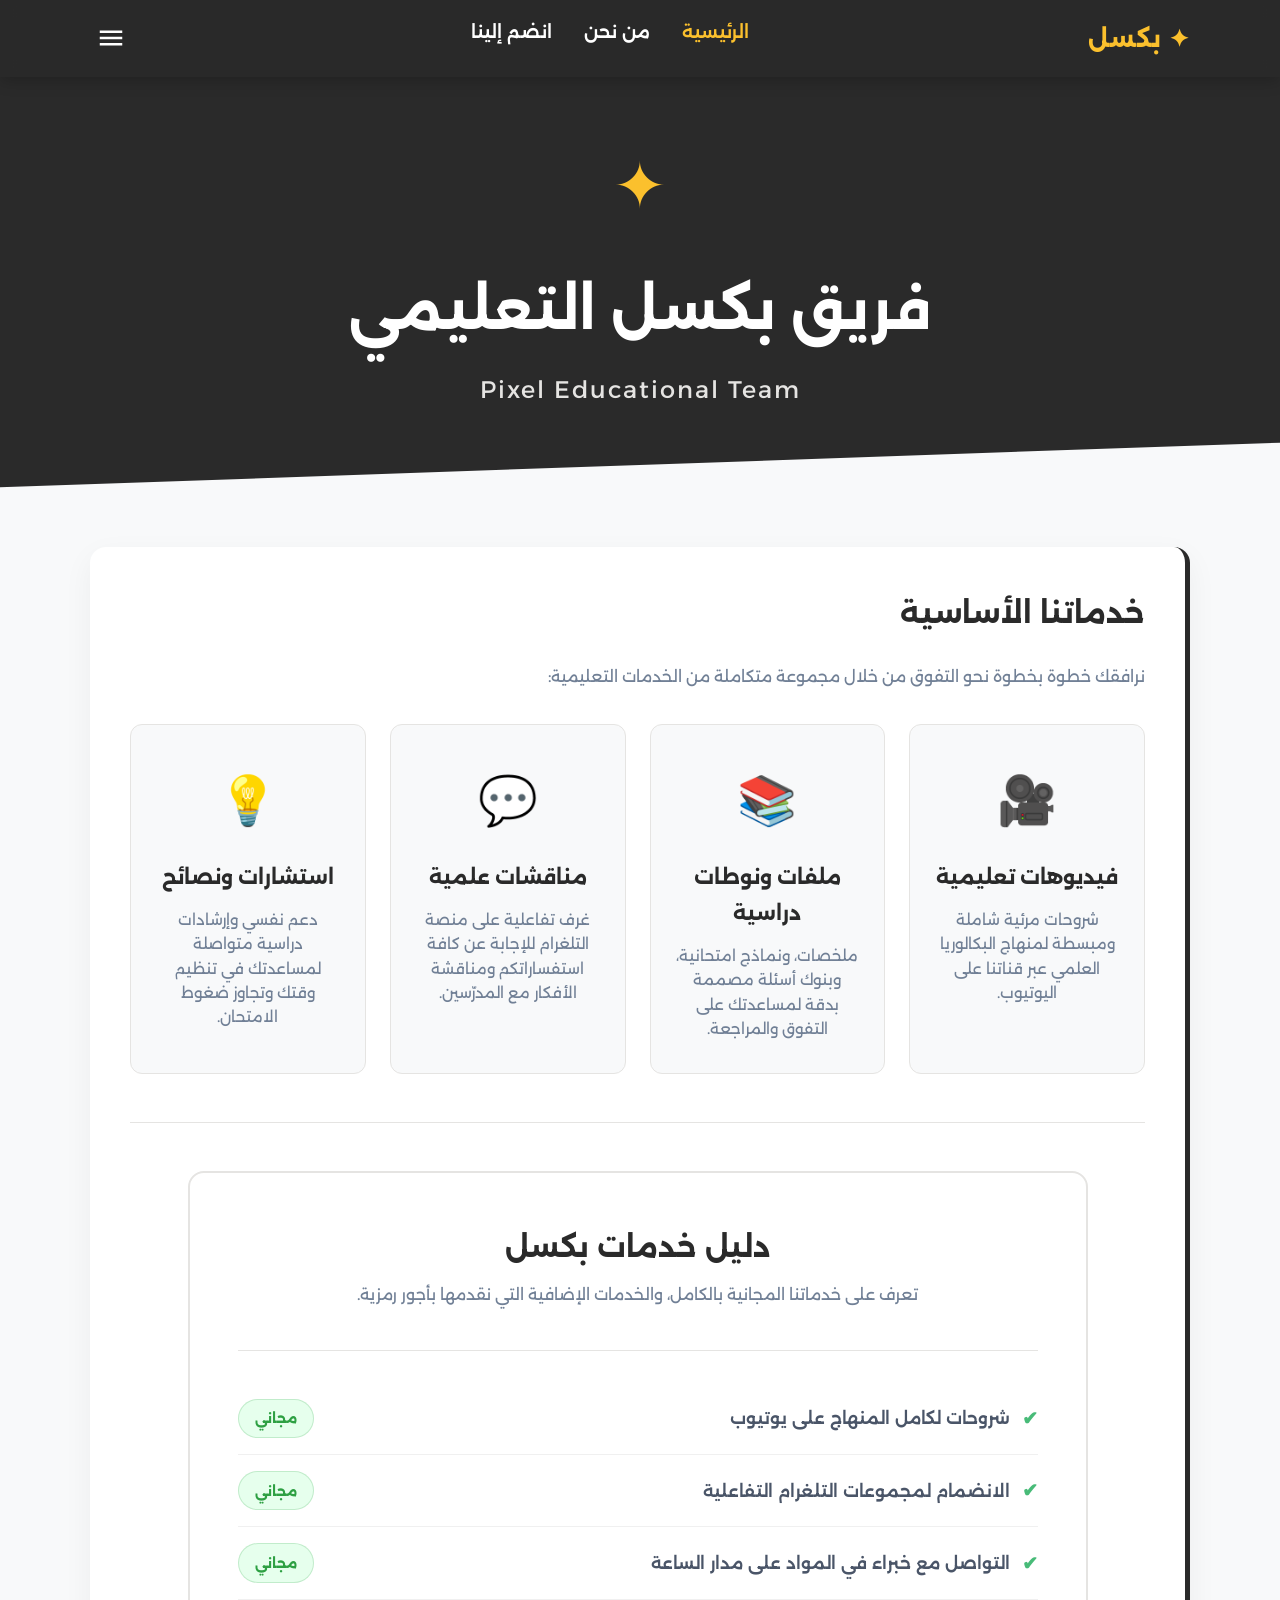
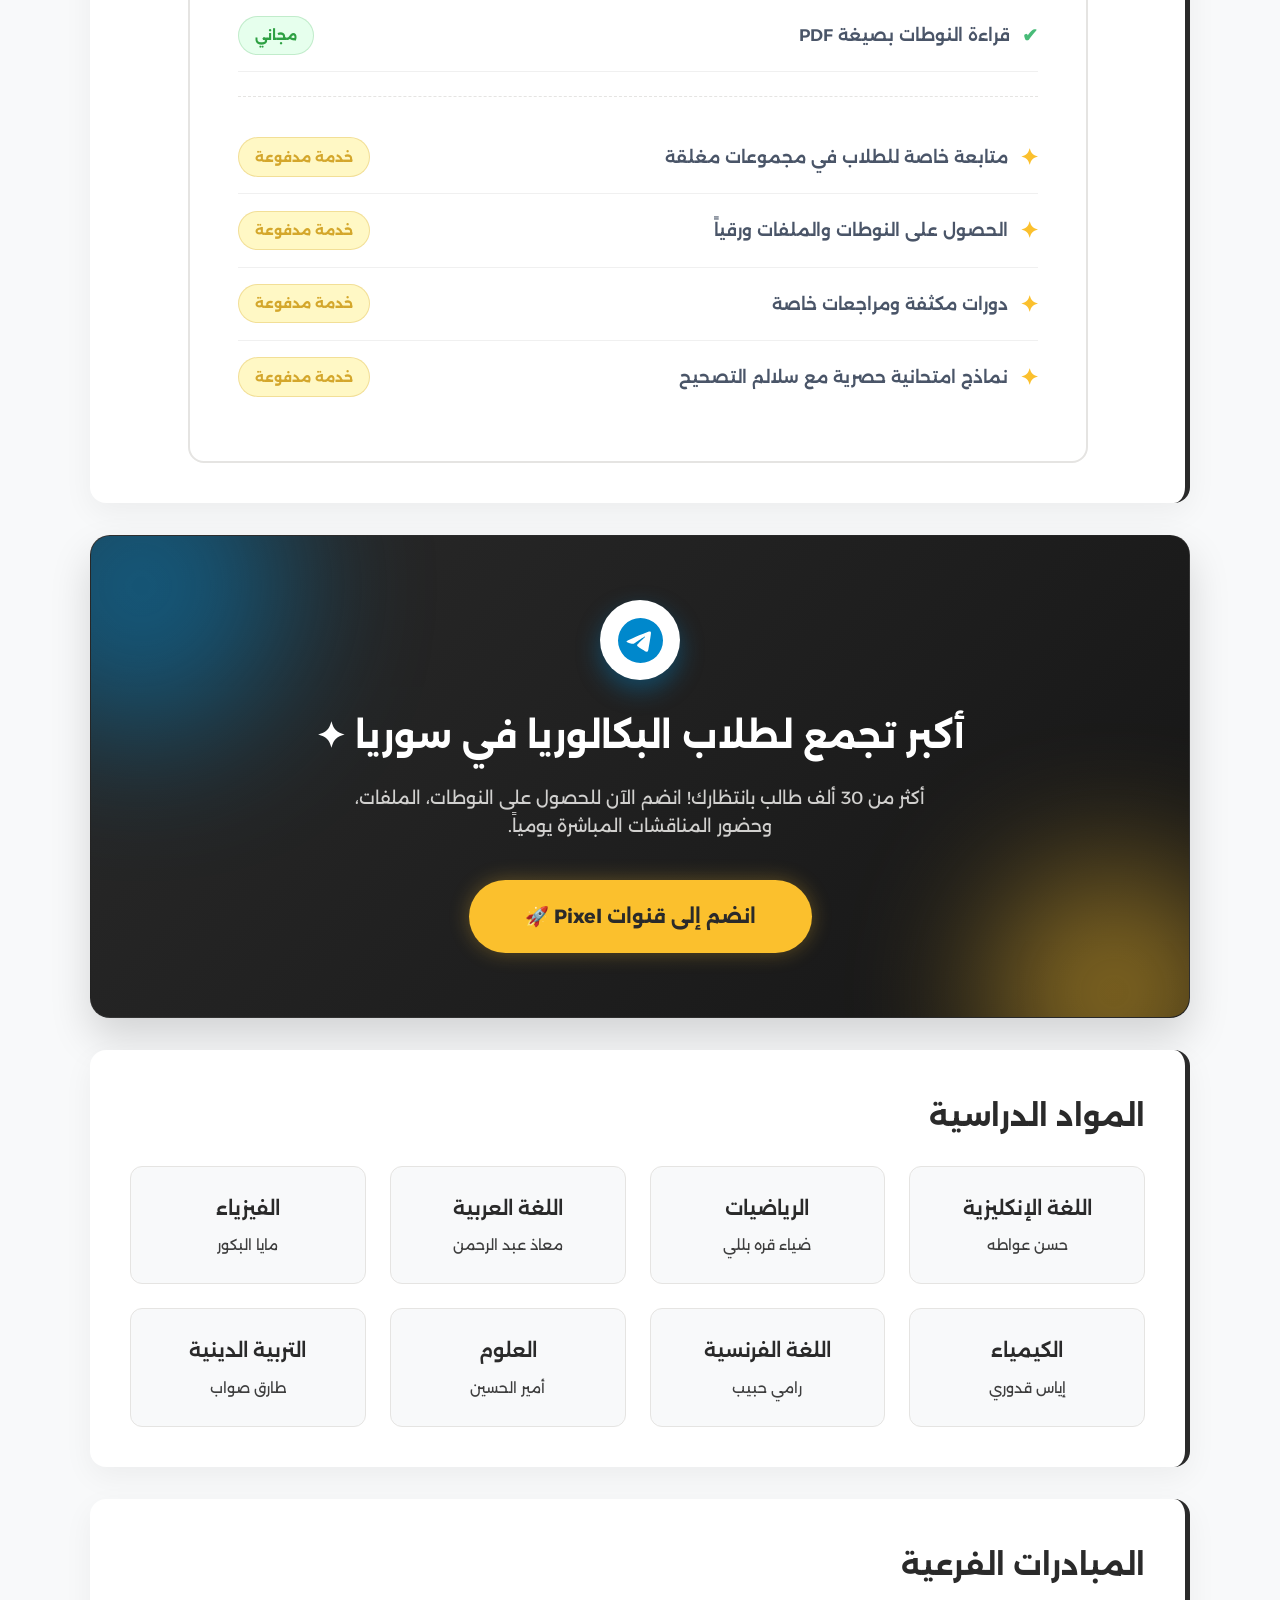
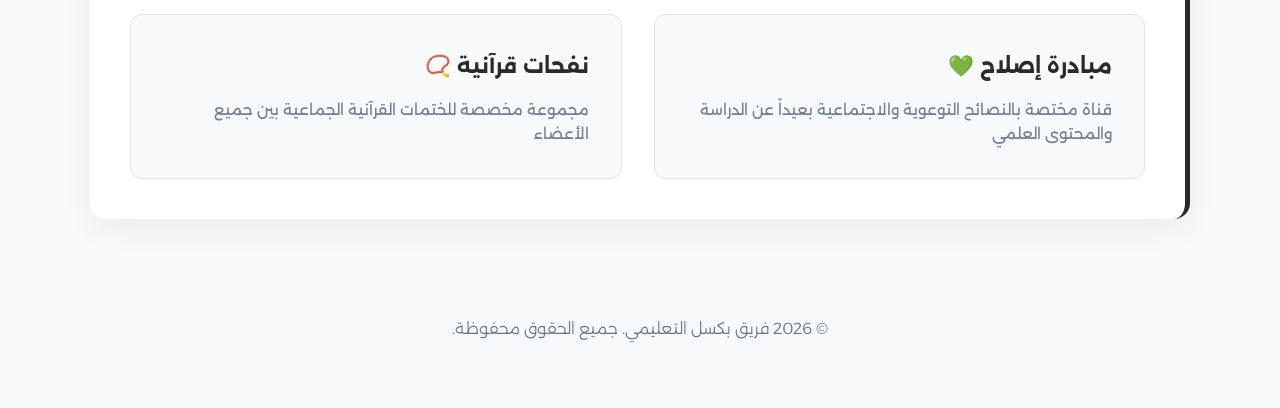
<file: index.html>
<!DOCTYPE html>
<html lang="ar" dir="rtl">
<head>
    <meta charset="UTF-8">
    <meta name="viewport" content="width=device-width, initial-scale=1.0">
    <title>الرئيسية | فريق بكسل التعليمي</title>
    <link href="https://fonts.googleapis.com/css2?family=Alexandria:wght@300;400;600;700&display=swap" rel="stylesheet">
    <link rel="stylesheet" href="style.css">
</head>
<body>

    <nav class="top-nav">
        <div class="nav-container">
            <a href="index.html" class="nav-logo">✦ بكسل</a>
            
            <ul class="nav-links">
                <li><a href="index.html" class="active">الرئيسية</a></li>
                <li><a href="about.html">من نحن</a></li>
                <li><a href="join.html">انضم إلينا</a></li>
            </ul>

            <button id="menu-toggle" class="menu-toggle" aria-label="فتح القائمة">
                <svg viewBox="0 0 24 24" width="30" height="30" fill="currentColor">
                    <path d="M3 6h18v2H3V6m0 5h18v2H3v-2m0 5h18v2H3v-2z"/>
                </svg>
            </button>
        </div>
    </nav>

    <header class="hero">
        <div class="hero-content fade-in">
            <div class="sparkle-logo">✦</div> 
            <h1>فريق بكسل التعليمي</h1>
            <p class="subtitle">Pixel Educational Team</p>
        </div>
    </header>

    
    <div class="container">
        <section class="card fade-in">
            <h2>خدماتنا الأساسية</h2>
            <p style="margin-bottom: 2rem; color: #718096;">نرافقك خطوة بخطوة نحو التفوق من خلال مجموعة متكاملة من الخدمات التعليمية:</p>
            
            <div class="services-grid">
                <div class="service-card">
                    <div class="service-icon">🎥</div>
                    <h3>فيديوهات تعليمية</h3>
                    <p>شروحات مرئية شاملة ومبسطة لمنهاج البكالوريا العلمي عبر قناتنا على اليوتيوب.</p>
                </div>
                
                <div class="service-card">
                    <div class="service-icon">📚</div>
                    <h3>ملفات ونوطات دراسية</h3>
                    <p>ملخصات، ونماذج امتحانية، وبنوك أسئلة مصممة بدقة لمساعدتك على التفوق والمراجعة.</p>
                </div>
                
                <div class="service-card">
                    <div class="service-icon">💬</div>
                    <h3>مناقشات علمية</h3>
                    <p>غرف تفاعلية على منصة التلغرام للإجابة عن كافة استفساراتكم ومناقشة الأفكار مع المدرّسين.</p>
                </div>
                
                <div class="service-card">
                    <div class="service-icon">💡</div>
                    <h3>استشارات ونصائح</h3>
                    <p>دعم نفسي وإرشادات دراسية متواصلة لمساعدتك في تنظيم وقتك وتجاوز ضغوط الامتحان.</p>
                </div>
            </div>
           
            <hr style="border: 0; border-top: 1px solid var(--pixel-platinum); margin: 3rem 0;">

            <div class="pricing-container">
                <div class="pricing-card single-pricing-box" style="width: 100%; max-width: 800px; margin: 0 auto;">
                    <div class="pricing-header">
                        <h3 style="font-size: 1.8rem; color: var(--pixel-dark); margin-bottom: 0.5rem;">دليل خدمات بكسل</h3>
                        <p style="color: #718096; margin-top: 0;">تعرف على خدماتنا المجانية بالكامل، والخدمات الإضافية التي نقدمها بأجور رمزية.</p>
                    </div>
                    
                    <ul class="pricing-features unified-features">
                        <li>
                            <span class="feature-text"><span class="check">✔</span> شروحات لكامل المنهاج على يوتيوب</span>
                            <span class="badge badge-free">مجاني</span>
                        </li>
                        <li>
                            <span class="feature-text"><span class="check">✔</span> الانضمام لمجموعات التلغرام التفاعلية</span>
                            <span class="badge badge-free">مجاني</span>
                        </li>
                        <li>
                            <span class="feature-text"><span class="check">✔</span> التواصل مع خبراء في المواد على مدار الساعة</span>
                            <span class="badge badge-free">مجاني</span>
                        </li>
                        <li>
                            <span class="feature-text"><span class="check">✔</span> قراءة النوطات بصيغة PDF</span>
                            <span class="badge badge-free">مجاني</span>
                        </li>
                        
                        <hr style="border: 0; border-top: 1px dashed var(--pixel-platinum); margin: 1.5rem 0;">
                        
                        <li>
                            <span class="feature-text"><span class="check star">✦</span> متابعة خاصة للطلاب في مجموعات مغلقة</span>
                            <span class="badge badge-paid">خدمة مدفوعة</span>
                        </li>
                        <li>
                            <span class="feature-text"><span class="check star">✦</span> الحصول على النوطات والملفات ورقياً</span>
                            <span class="badge badge-paid">خدمة مدفوعة</span>
                        </li>
                        <li>
                            <span class="feature-text"><span class="check star">✦</span> دورات مكثفة ومراجعات خاصة</span>
                            <span class="badge badge-paid">خدمة مدفوعة</span>
                        </li>
                        <li>
                            <span class="feature-text"><span class="check star">✦</span> نماذج امتحانية حصرية مع سلالم التصحيح</span>
                            <span class="badge badge-paid">خدمة مدفوعة</span>
                        </li>
                    </ul>
                </div>
            </div>
        </section>

        <section class="telegram-cta fade-in">
            <div class="cta-shape shape-1"></div>
            <div class="cta-shape shape-2"></div>

            <div class="cta-content">
                <div class="cta-icon">
                    <svg viewBox="0 0 24 24" fill="currentColor">
                        <path d="M11.944 0A12 12 0 0 0 0 12a12 12 0 0 0 12 12 12 12 0 0 0 12-12A12 12 0 0 0 12 0a11.96 11.96 0 0 0-.056 0zm4.962 7.224c.1-.002.321.023.465.14a.506.506 0 0 1 .171.325c.016.093.036.306.02.472-.18 1.898-.962 6.502-1.36 8.627-.168.9-.499 1.201-.82 1.23-.696.065-1.225-.46-1.9-.902-1.056-.693-1.653-1.124-2.678-1.8-1.185-.78-.417-1.21.258-1.91.177-.184 3.247-2.977 3.307-3.23.007-.032.014-.15-.056-.212s-.174-.041-.249-.024c-.106.024-1.793 1.14-5.061 3.345-.48.33-.913.49-1.302.48-.428-.008-1.252-.241-1.865-.44-.752-.245-1.349-.374-1.297-.789.027-.216.325-.437.888-.667 3.498-1.524 5.83-2.529 6.998-3.014 3.332-1.386 4.025-1.627 4.476-1.635z"/>
                    </svg>
                </div>
                <h2>أكبر تجمع لطلاب البكالوريا في سوريا ✦</h2>
                <p>أكثر من 30 ألف طالب بانتظارك! انضم الآن للحصول على النوطات، الملفات، وحضور المناقشات المباشرة يومياً.</p>
                <a href="https://t.me/addlist/AEJ5Lyhbq79jNGFk" class="telegram-btn" target="_blank">انضم إلى قنوات Pixel 🚀</a>
            </div>
        </section>

        <section class="card fade-in">
            <h2>المواد الدراسية</h2>
            <div class="grid-team">            
                
                <a href="https://t.me/Pixel_English" target="_blank" class="team-member" style="--hover-bg: #663399; --text-hover: #FFFFFF;">
                    <h3>اللغة الإنكليزية</h3>
                    <p>حسن عواطه</p>
                </a>
                
                <a href="https://t.me/pixel_math" target="_blank" class="team-member" style="--hover-bg: #FFD700; --text-hover: #2A2A2A;">
                    <h3>الرياضيات</h3>
                    <p>ضياء قره بللي</p>
                </a>
                
                <a href="https://t.me/pixel_team_of_Arabic" target="_blank" class="team-member" style="--hover-bg: #E5E4E2; --text-hover: #2A2A2A;">
                    <h3>اللغة العربية</h3>
                    <p>معاذ عبد الرحمن</p>
                </a>
                
                <a href="https://t.me/Pixel_Physics" target="_blank" class="team-member" style="--hover-bg: #00AAEE; --text-hover: #2A2A2A;">
                    <h3>الفيزياء</h3>
                    <p>مايا البكور</p>
                </a>

                <a href="https://t.me/pixel_Chemistry" target="_blank" class="team-member" style="--hover-bg: #4BCEEB; --text-hover: #2A2A2A;">
                    <h3>الكيمياء</h3>
                    <p>إياس قدوري</p>
                </a>

                <a href="https://t.me/Pixel_French" target="_blank" class="team-member" style="--hover-bg: #EFBBCC; --text-hover: #2A2A2A;">
                    <h3>اللغة الفرنسية</h3>
                    <p>رامي حبيب</p>
                </a>
                
                <a href="https://t.me/science_team_2024" target="_blank" class="team-member" style="--hover-bg: #2E8B57; --text-hover: #FFFFFF;">
                    <h3>العلوم</h3>
                    <p>أمير الحسين</p>
                </a>

                <a href="https://t.me/Pixel_ISLamia" target="_blank" class="team-member" style="--hover-bg: #9F4B50; --text-hover: #FFFFFF;">
                    <h3>التربية الدينية</h3>
                    <p>طارق صواب</p>
                </a>
            </div>
        </section>
        
        <section class="card fade-in">
            <h2>المبادرات الفرعية</h2>
            <div class="grid-2">
                
                <a href="https://t.me/Pixel_Team_SAB" target="_blank" class="initiative-card" style="text-decoration: none; color: inherit;">
                    <h3>مبادرة إصلاح 💚</h3>
                    <p>قناة مختصة بالنصائح التوعوية والاجتماعية بعيداً عن الدراسة والمحتوى العلمي</p>
                </a>

                <a href="https://t.me/cYfdbFEoGrQ4YzMy" target="_blank" class="initiative-card" style="text-decoration: none; color: inherit;">
                    <h3>نفحات قرآنية 📿</h3>
                    <p>مجموعة مخصصة للختمات القرآنية الجماعية بين جميع الأعضاء</p>
                </a>

            </div>
        </section>

    </div>

    <footer>
        <p>© 2026 فريق بكسل التعليمي. جميع الحقوق محفوظة.</p>
    </footer>

    <div id="menu-overlay" class="menu-overlay"></div>
    <nav id="side-menu" class="side-menu">
        <button id="close-menu" class="close-menu" aria-label="إغلاق القائمة">&times;</button>
        <div class="side-menu-content">
            <h2 class="menu-title">فريق بكسل ✦</h2>
            <ul class="menu-links-side">
                <li><a href="index.html">الرئيسية</a></li>
                <li><a href="about.html">من نحن</a></li>
            </ul>
            <div class="join-us-box">
                <h3>انضم إلينا</h3>
                <p>هل تمتلك الشغف للتدريس ومساعدة الطلاب؟ كن جزءاً من عائلتنا وساهم في بناء جيل متفوق.</p>
                <a href="join.html" class="join-btn">تطوع معنا الآن</a>
            </div>
        </div>
    </nav>

    <script src="script.js"></script>
</body>
</html>
</file>
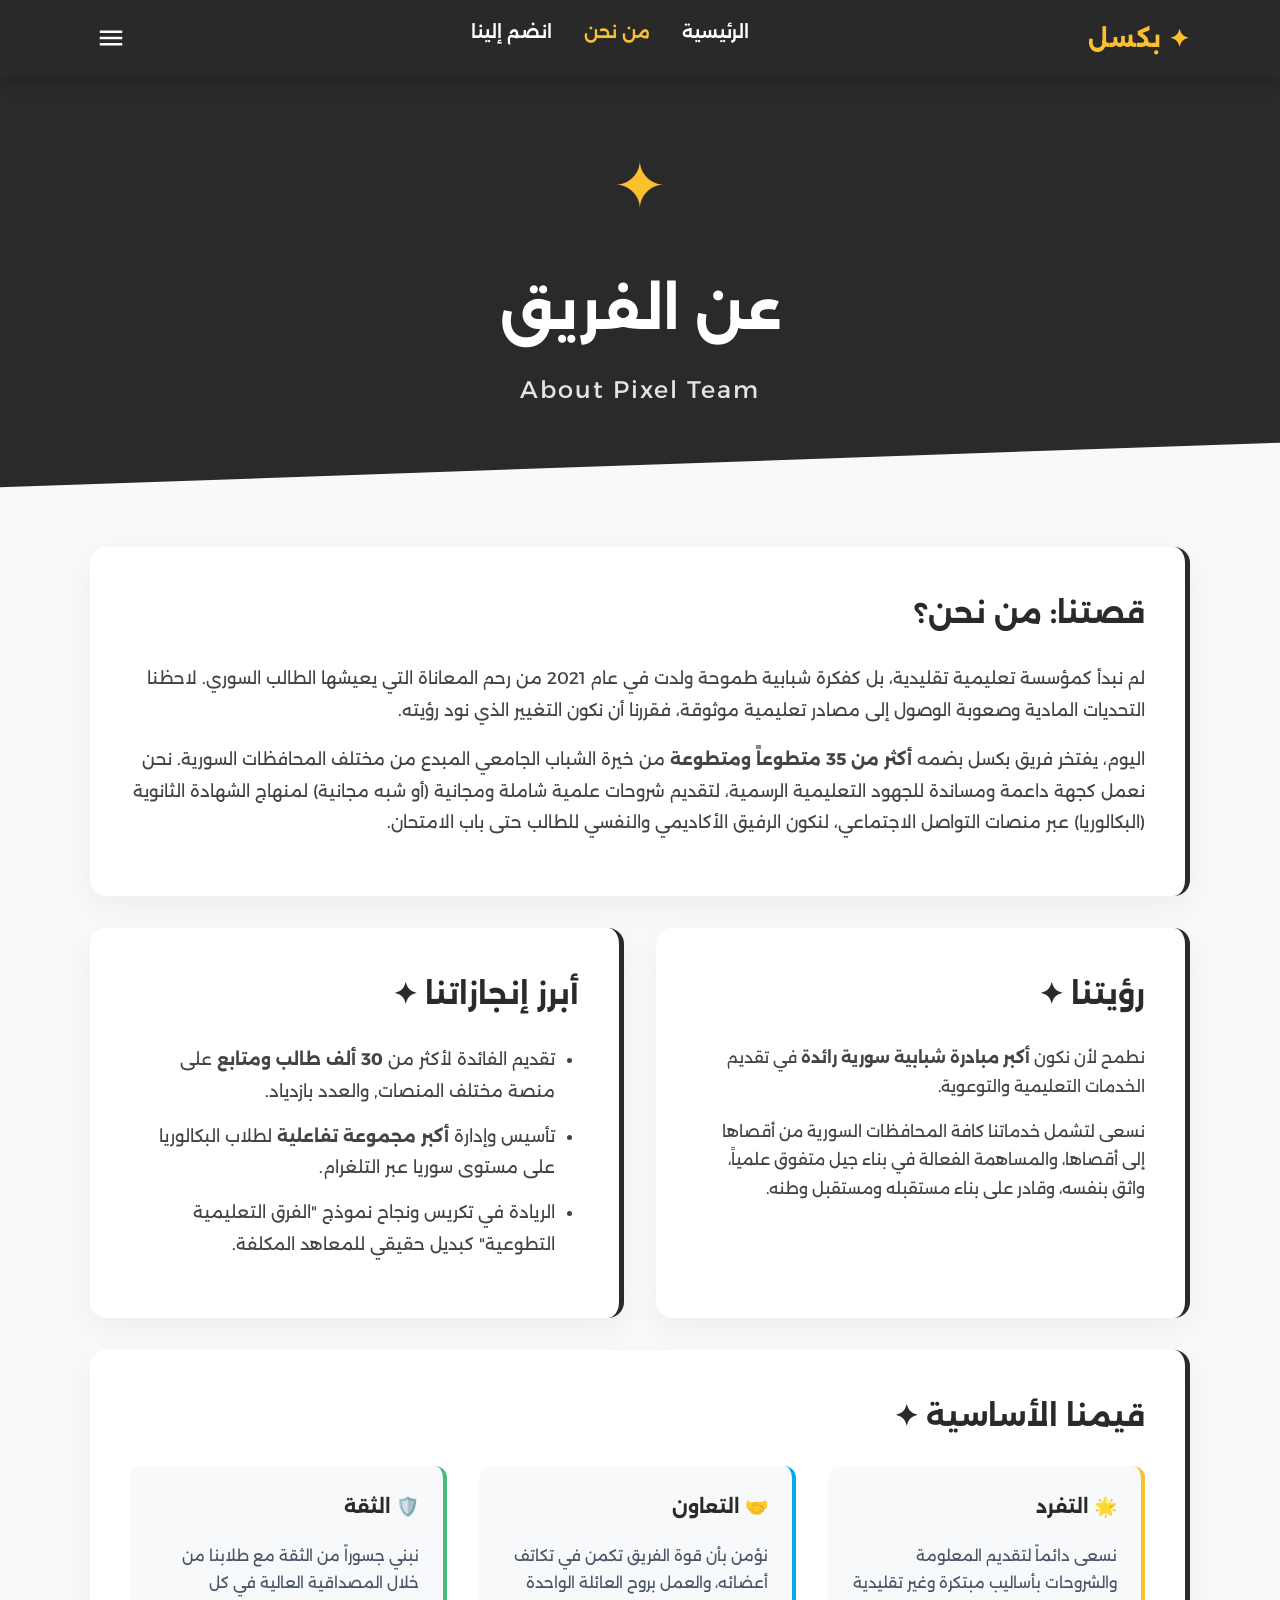
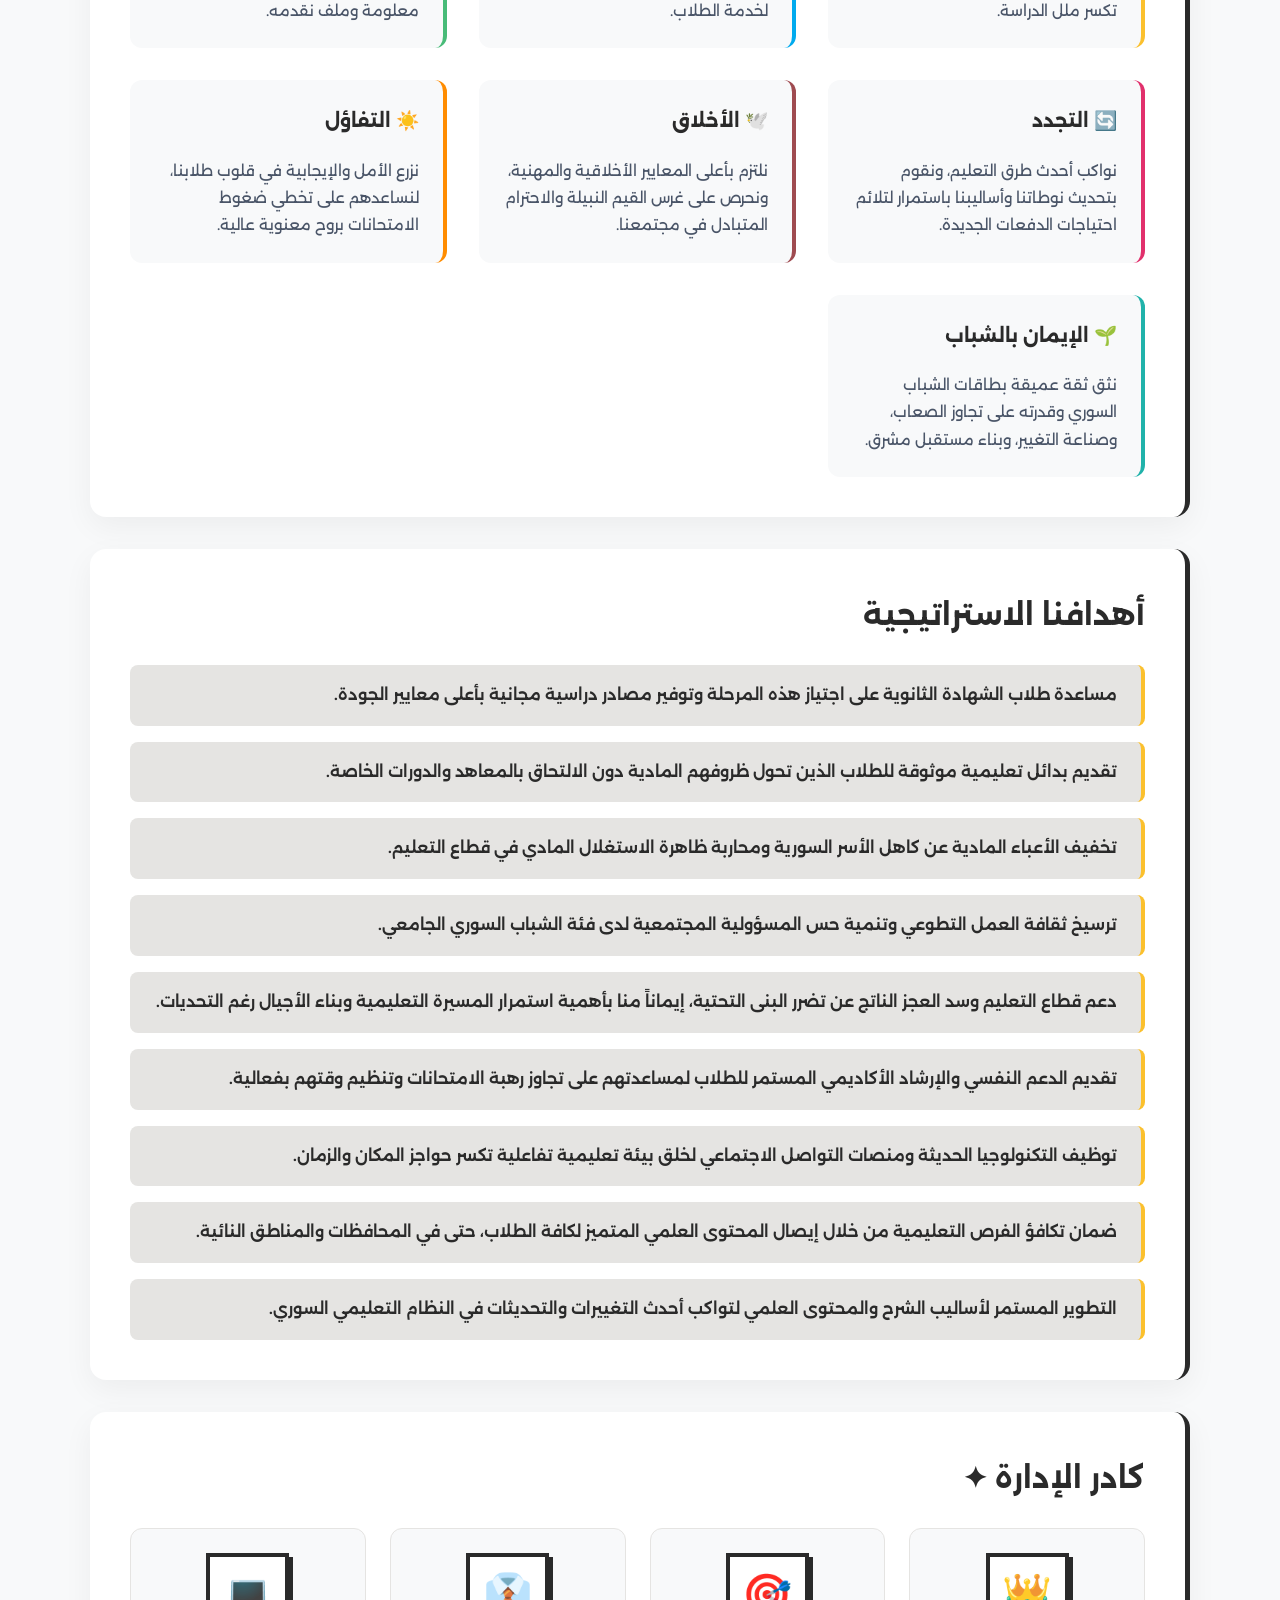
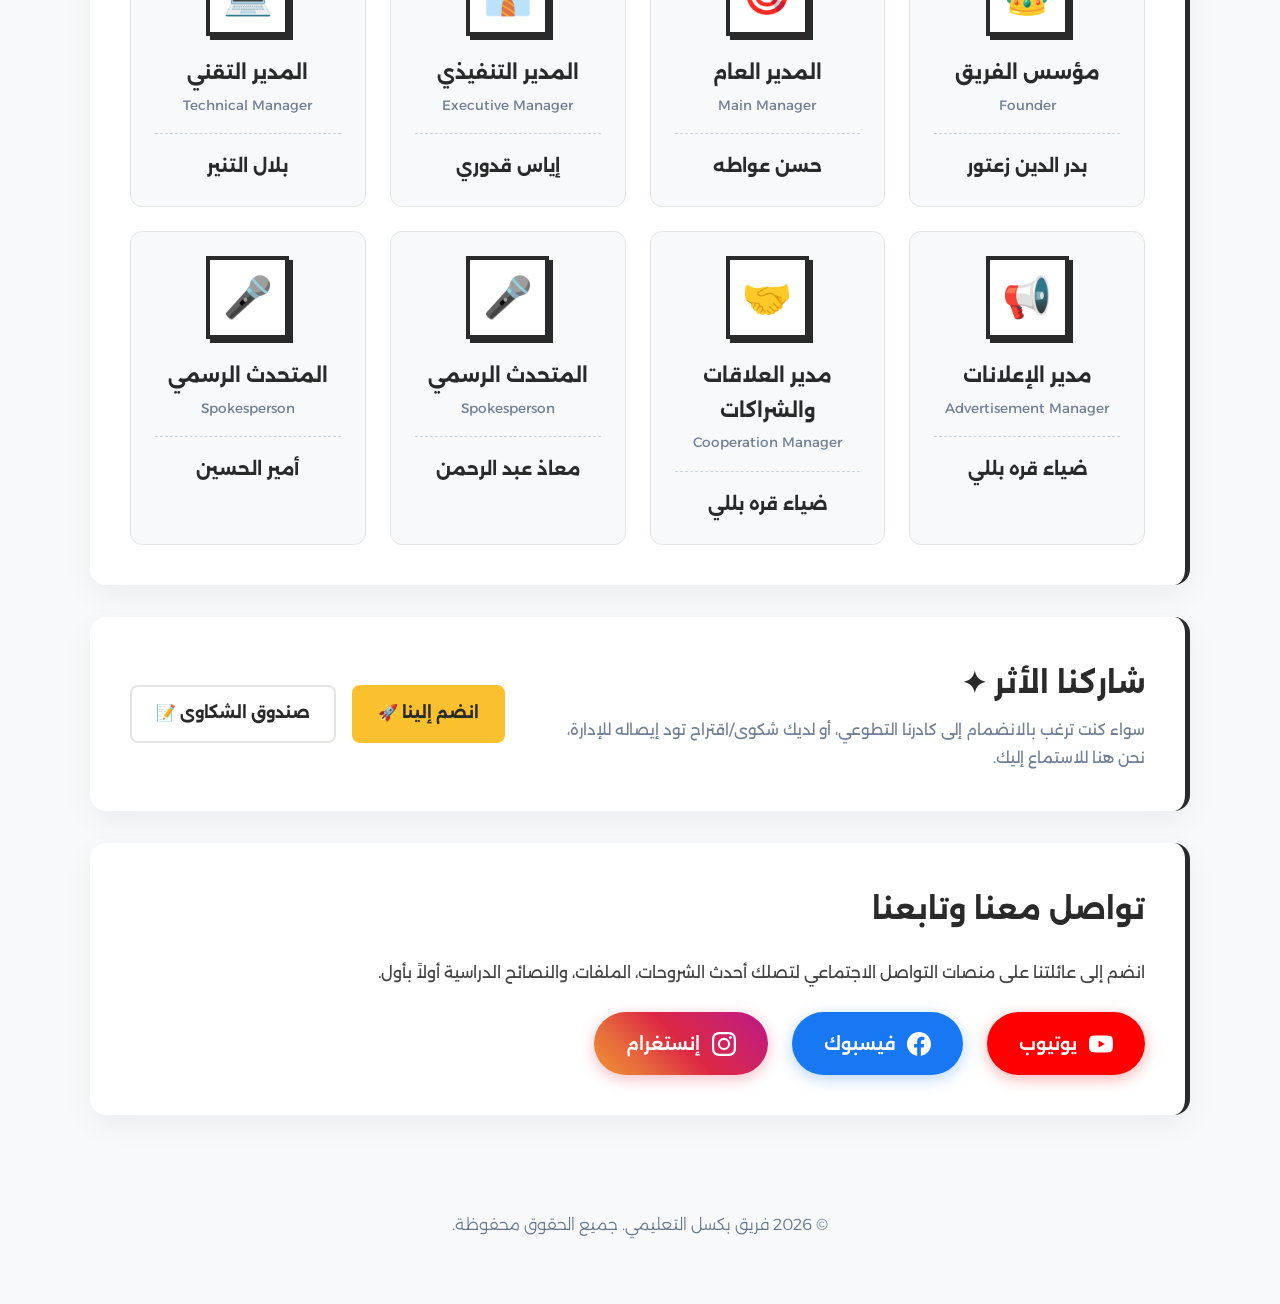
<file: about.html>
<!DOCTYPE html>
<html lang="ar" dir="rtl">
<head>
    <meta charset="UTF-8">
    <meta name="viewport" content="width=device-width, initial-scale=1.0">
    <title>من نحن | فريق بكسل التعليمي</title>
    <link href="https://fonts.googleapis.com/css2?family=Alexandria:wght@300;400;600;700&display=swap" rel="stylesheet">
    <link rel="stylesheet" href="style.css">
</head>
<body>

    <nav class="top-nav">
        <div class="nav-container">
            <a href="index.html" class="nav-logo">✦ بكسل</a>
            
            <ul class="nav-links">
                <li><a href="index.html">الرئيسية</a></li>
                <li><a href="about.html" class="active">من نحن</a></li>
                <li><a href="join.html">انضم إلينا</a></li>
            </ul>

            <button id="menu-toggle" class="menu-toggle" aria-label="فتح القائمة">
                <svg viewBox="0 0 24 24" width="30" height="30" fill="currentColor">
                    <path d="M3 6h18v2H3V6m0 5h18v2H3v-2m0 5h18v2H3v-2z"/>
                </svg>
            </button>
        </div>
    </nav>

    <header class="hero">
        <div class="hero-content fade-in">
            <div class="sparkle-logo">✦</div> 
            <h1>عن الفريق</h1>
            <p class="subtitle">About Pixel Team</p>
        </div>
    </header>

    <div class="container">
        
        <section class="card fade-in">
            <h2>قصتنا: من نحن؟</h2>
            <p style="font-size: 1.05rem; line-height: 1.9; margin-bottom: 1rem;">لم نبدأ كمؤسسة تعليمية تقليدية، بل كفكرة شبابية طموحة ولدت في عام 2021 من رحم المعاناة التي يعيشها الطالب السوري. لاحظنا التحديات المادية وصعوبة الوصول إلى مصادر تعليمية موثوقة، فقررنا أن نكون التغيير الذي نود رؤيته.</p>
            <p style="font-size: 1.05rem; line-height: 1.9;">اليوم، يفتخر فريق بكسل بضمه <strong>أكثر من 35 متطوعاً ومتطوعة</strong> من خيرة الشباب الجامعي المبدع من مختلف المحافظات السورية. نحن نعمل كجهة داعمة ومساندة للجهود التعليمية الرسمية، لتقديم شروحات علمية شاملة ومجانية (أو شبه مجانية) لمنهاج الشهادة الثانوية (البكالوريا) عبر منصات التواصل الاجتماعي، لنكون الرفيق الأكاديمي والنفسي للطالب حتى باب الامتحان.</p>
        </section>

        <div class="grid-2">
            <section class="card fade-in">
                <h2>رؤيتنا ✦</h2>
                <p style="margin-bottom: 1rem;">نطمح لأن نكون <strong>أكبر مبادرة شبابية سورية رائدة</strong> في تقديم الخدمات التعليمية والتوعوية.</p>
                <p>نسعى لتشمل خدماتنا كافة المحافظات السورية من أقصاها إلى أقصاها، والمساهمة الفعالة في بناء جيل متفوق علمياً، واثق بنفسه، وقادر على بناء مستقبله ومستقبل وطنه.</p>
            </section>
            
            <section class="card fade-in">
                <h2>أبرز إنجازاتنا ✦</h2>
                <ul style="font-size: 1.05rem; line-height: 1.9;">
                    <li>تقديم الفائدة لأكثر من <strong>30 ألف طالب ومتابع</strong> على منصة مختلف المنصات, والعدد بازدياد.</li>
                    <li>تأسيس وإدارة <strong>أكبر مجموعة تفاعلية</strong> لطلاب البكالوريا على مستوى سوريا عبر التلغرام.</li>
                    <li>الريادة في تكريس ونجاح نموذج "الفرق التعليمية التطوعية" كبديل حقيقي للمعاهد المكلفة.</li>
                </ul>
            </section>
        </div>

        <section class="card fade-in">
            <h2>قيمنا الأساسية ✦</h2>
            <div class="grid-2" style="margin-top: 1.5rem;">
                <div style="background: var(--pixel-bg); padding: 1.5rem; border-radius: 12px; border-right: 4px solid var(--pixel-yellow);">
                    <h3 style="margin-top: 0; color: var(--pixel-dark);">🌟 التفرد</h3>
                    <p style="margin: 0; font-size: 0.95rem; color: #4a5568;">نسعى دائماً لتقديم المعلومة والشروحات بأساليب مبتكرة وغير تقليدية تكسر ملل الدراسة.</p>
                </div>
                
                <div style="background: var(--pixel-bg); padding: 1.5rem; border-radius: 12px; border-right: 4px solid #00AAEE;">
                    <h3 style="margin-top: 0; color: var(--pixel-dark);">🤝 التعاون</h3>
                    <p style="margin: 0; font-size: 0.95rem; color: #4a5568;">نؤمن بأن قوة الفريق تكمن في تكاتف أعضائه، والعمل بروح العائلة الواحدة لخدمة الطلاب.</p>
                </div>
                
                <div style="background: var(--pixel-bg); padding: 1.5rem; border-radius: 12px; border-right: 4px solid #48bb78;">
                    <h3 style="margin-top: 0; color: var(--pixel-dark);">🛡️ الثقة</h3>
                    <p style="margin: 0; font-size: 0.95rem; color: #4a5568;">نبني جسوراً من الثقة مع طلابنا من خلال المصداقية العالية في كل معلومة وملف نقدمه.</p>
                </div>
                
                <div style="background: var(--pixel-bg); padding: 1.5rem; border-radius: 12px; border-right: 4px solid #E1306C;">
                    <h3 style="margin-top: 0; color: var(--pixel-dark);">🔄 التجدد</h3>
                    <p style="margin: 0; font-size: 0.95rem; color: #4a5568;">نواكب أحدث طرق التعليم، ونقوم بتحديث نوطاتنا وأساليبنا باستمرار لتلائم احتياجات الدفعات الجديدة.</p>
                </div>

                <div style="background: var(--pixel-bg); padding: 1.5rem; border-radius: 12px; border-right: 4px solid #9F4B50;">
                    <h3 style="margin-top: 0; color: var(--pixel-dark);">🕊️ الأخلاق</h3>
                    <p style="margin: 0; font-size: 0.95rem; color: #4a5568;">نلتزم بأعلى المعايير الأخلاقية والمهنية، ونحرص على غرس القيم النبيلة والاحترام المتبادل في مجتمعنا.</p>
                </div>

                <div style="background: var(--pixel-bg); padding: 1.5rem; border-radius: 12px; border-right: 4px solid #FF8C00;">
                    <h3 style="margin-top: 0; color: var(--pixel-dark);">☀️ التفاؤل</h3>
                    <p style="margin: 0; font-size: 0.95rem; color: #4a5568;">نزرع الأمل والإيجابية في قلوب طلابنا، لنساعدهم على تخطي ضغوط الامتحانات بروح معنوية عالية.</p>
                </div>

                <div style="background: var(--pixel-bg); padding: 1.5rem; border-radius: 12px; border-right: 4px solid #20B2AA;">
                    <h3 style="margin-top: 0; color: var(--pixel-dark);">🌱 الإيمان بالشباب</h3>
                    <p style="margin: 0; font-size: 0.95rem; color: #4a5568;">نثق ثقة عميقة بطاقات الشباب السوري وقدرته على تجاوز الصعاب، وصناعة التغيير، وبناء مستقبل مشرق.</p>
                </div>
            </div>
        </section>

        <section class="card fade-in">
            <h2>أهدافنا الاستراتيجية</h2>
            <div class="goals-list">
                <div class="goal-item">مساعدة طلاب الشهادة الثانوية على اجتياز هذه المرحلة وتوفير مصادر دراسية مجانية بأعلى معايير الجودة.</div>
                <div class="goal-item">تقديم بدائل تعليمية موثوقة للطلاب الذين تحول ظروفهم المادية دون الالتحاق بالمعاهد والدورات الخاصة.</div>
                <div class="goal-item">تخفيف الأعباء المادية عن كاهل الأسر السورية ومحاربة ظاهرة الاستغلال المادي في قطاع التعليم.</div>
                <div class="goal-item">ترسيخ ثقافة العمل التطوعي وتنمية حس المسؤولية المجتمعية لدى فئة الشباب السوري الجامعي.</div>
                <div class="goal-item">دعم قطاع التعليم وسد العجز الناتج عن تضرر البنى التحتية، إيماناً منا بأهمية استمرار المسيرة التعليمية وبناء الأجيال رغم التحديات.</div>                <div class="goal-item">تقديم الدعم النفسي والإرشاد الأكاديمي المستمر للطلاب لمساعدتهم على تجاوز رهبة الامتحانات وتنظيم وقتهم بفعالية.</div>
                <div class="goal-item">توظيف التكنولوجيا الحديثة ومنصات التواصل الاجتماعي لخلق بيئة تعليمية تفاعلية تكسر حواجز المكان والزمان.</div>
                <div class="goal-item">ضمان تكافؤ الفرص التعليمية من خلال إيصال المحتوى العلمي المتميز لكافة الطلاب، حتى في المحافظات والمناطق النائية.</div>
                <div class="goal-item">التطوير المستمر لأساليب الشرح والمحتوى العلمي لتواكب أحدث التغييرات والتحديثات في النظام التعليمي السوري.</div>
            </div>
        </section>

        <section class="card fade-in">
            <h2>كادر الإدارة ✦</h2>
            
            <div class="grid-team">            
                <div class="management-card">
                    <div class="pixel-avatar">👑</div>
                    <h3>مؤسس الفريق</h3>
                    <p>Founder</p>
                    <div class="member-name">بدر الدين زعتور</div>
                </div>
                
                <div class="management-card">
                    <div class="pixel-avatar">🎯</div>
                    <h3>المدير العام</h3>
                    <p>Main Manager</p>
                    <div class="member-name">حسن عواطه</div>
                </div>

                <div class="management-card">
                    <div class="pixel-avatar">👔</div>
                    <h3>المدير التنفيذي</h3>
                    <p>Executive Manager</p>
                    <div class="member-name">إياس قدوري</div>
                </div>
                
                <div class="management-card">
                    <div class="pixel-avatar">💻</div>
                    <h3>المدير التقني</h3>
                    <p>Technical Manager</p>
                    <div class="member-name">بلال التنير</div>
                </div>
                
                <div class="management-card">
                    <div class="pixel-avatar">📢</div>
                    <h3>مدير الإعلانات</h3>
                    <p>Advertisement Manager</p>
                    <div class="member-name">ضياء قره بللي</div>
                </div>
                
                <div class="management-card">
                    <div class="pixel-avatar">🤝</div>
                    <h3>مدير العلاقات والشراكات</h3>
                    <p>Cooperation Manager</p>
                    <div class="member-name">ضياء قره بللي</div>
                </div>

                <div class="management-card">
                    <div class="pixel-avatar">🎤</div>
                    <h3>المتحدث الرسمي</h3>
                    <p>Spokesperson</p>
                    <div class="member-name">معاذ عبد الرحمن</div>
                </div>

                <div class="management-card">
                    <div class="pixel-avatar">🎤</div>
                    <h3>المتحدث الرسمي</h3>
                    <p>Spokesperson</p>
                    <div class="member-name">أمير الحسين</div>
                </div>
            </div>
        </section>

        <section class="card fade-in">
            <div class="compact-content">
                <div class="compact-text">
                    <h2>شاركنا الأثر ✦</h2>
                    <p>سواء كنت ترغب بالانضمام إلى كادرنا التطوعي، أو لديك شكوى/اقتراح تود إيصاله للإدارة، نحن هنا للاستماع إليك.</p>
                </div>
                <div class="action-buttons">
                    <a href="join.html" class="btn primary-btn">انضم إلينا 🚀</a>
                    <a href="https://docs.google.com/forms/d/e/1FAIpQLSfQIXMOtpO6_6x2GWfcURddL371KyxTm35_kHKJQHj5yz817A/viewform?usp=header" class="btn outline-btn">صندوق الشكاوى 📝</a>
                </div>
            </div>
        </section>
        
        <section class="card fade-in">
            <h2>تواصل معنا وتابعنا</h2>
            <p>انضم إلى عائلتنا على منصات التواصل الاجتماعي لتصلك أحدث الشروحات، الملفات، والنصائح الدراسية أولاً بأول.</p>
            <div class="social-grid">
                <a href="https://www.youtube.com/@PIXEL-8LEG" class="social-btn youtube" target="_blank">
                    <svg viewBox="0 0 24 24"><path d="M23.498 6.186a3.016 3.016 0 0 0-2.122-2.136C19.505 3.545 12 3.545 12 3.545s-7.505 0-9.377.505A3.017 3.017 0 0 0 .502 6.186C0 8.07 0 12 0 12s0 3.93.502 5.814a3.016 3.016 0 0 0 2.122 2.136c1.871.505 9.376.505 9.376.505s7.505 0 9.377-.505a3.015 3.015 0 0 0 2.122-2.136C24 15.93 24 12 24 12s0-3.93-.502-5.814zM9.545 15.568V8.432L15.818 12l-6.273 3.568z"/></svg>
                    يوتيوب
                </a>
                <a href="#" class="social-btn facebook" target="_blank">
                    <svg viewBox="0 0 24 24"><path d="M24 12.073c0-6.627-5.373-12-12-12s-12 5.373-12 12c0 5.99 4.388 10.954 10.125 11.854v-8.385H7.078v-3.469h3.047V9.43c0-3.007 1.792-4.669 4.533-4.669 1.312 0 2.686.235 2.686.235v2.953H15.83c-1.491 0-1.956.925-1.956 1.874v2.25h3.328l-.532 3.469h-2.796v8.385C19.612 23.027 24 18.062 24 12.073z"/></svg>
                    فيسبوك
                </a>
                <a href="https://www.instagram.com/pixel_educational_team?igsh=MTRpZDY2eHBvbjZrNg==" class="social-btn instagram" target="_blank">
                    <svg viewBox="0 0 24 24"><path d="M12 2.163c3.204 0 3.584.012 4.85.07 3.252.148 4.771 1.691 4.919 4.919.058 1.265.069 1.645.069 4.849 0 3.205-.012 3.584-.069 4.849-.149 3.225-1.664 4.771-4.919 4.919-1.266.058-1.644.07-4.85.07-3.204 0-3.584-.012-4.849-.07-3.26-.149-4.771-1.699-4.919-4.92-.058-1.265-.07-1.644-.07-4.849 0-3.204.013-3.583.07-4.849.149-3.227 1.664-4.771 4.919-4.919 1.266-.057 1.645-.069 4.849-.069zM12 0C8.741 0 8.333.014 7.053.072 2.695.272.273 2.69.073 7.052.014 8.333 0 8.741 0 12c0 3.259.014 3.668.072 4.948.2 4.358 2.618 6.78 6.98 6.98C8.333 23.986 8.741 24 12 24c3.259 0 3.668-.014 4.948-.072 4.354-.2 6.782-2.618 6.979-6.98.059-1.28.073-1.689.073-4.948 0-3.259-.014-3.667-.072-4.947-.196-4.354-2.617-6.78-6.979-6.98C15.668.014 15.259 0 12 0zm0 5.838a6.162 6.162 0 1 0 0 12.324 6.162 6.162 0 0 0 0-12.324zM12 16a4 4 0 1 1 0-8 4 4 0 0 1 0 8zm6.406-11.845a1.44 1.44 0 1 0 0 2.881 1.44 1.44 0 0 0 0-2.881z"/></svg>
                    إنستغرام
                </a>
            </div>
        </section>
    </div>

    <footer>
        <p>© 2026 فريق بكسل التعليمي. جميع الحقوق محفوظة.</p>
    </footer>

    <div id="menu-overlay" class="menu-overlay"></div>
    <nav id="side-menu" class="side-menu">
        <button id="close-menu" class="close-menu" aria-label="إغلاق القائمة">&times;</button>
        <div class="side-menu-content">
            <h2 class="menu-title">فريق بكسل ✦</h2>
            <ul class="menu-links-side">
                <li><a href="index.html">الرئيسية</a></li>
                <li><a href="about.html">من نحن</a></li>
                <li><a href="join.html">انضم إلينا</a></li>
            </ul>
            <div class="join-us-box">
                <h3>انضم إلينا</h3>
                <p>هل تمتلك الشغف للتدريس ومساعدة الطلاب؟ كن جزءاً من عائلتنا وساهم في بناء جيل متفوق.</p>
                <a href="join.html" class="join-btn">تطوع معنا الآن</a>
            </div>
        </div>
    </nav>

    <script src="script.js"></script>
</body>
</html>
</file>
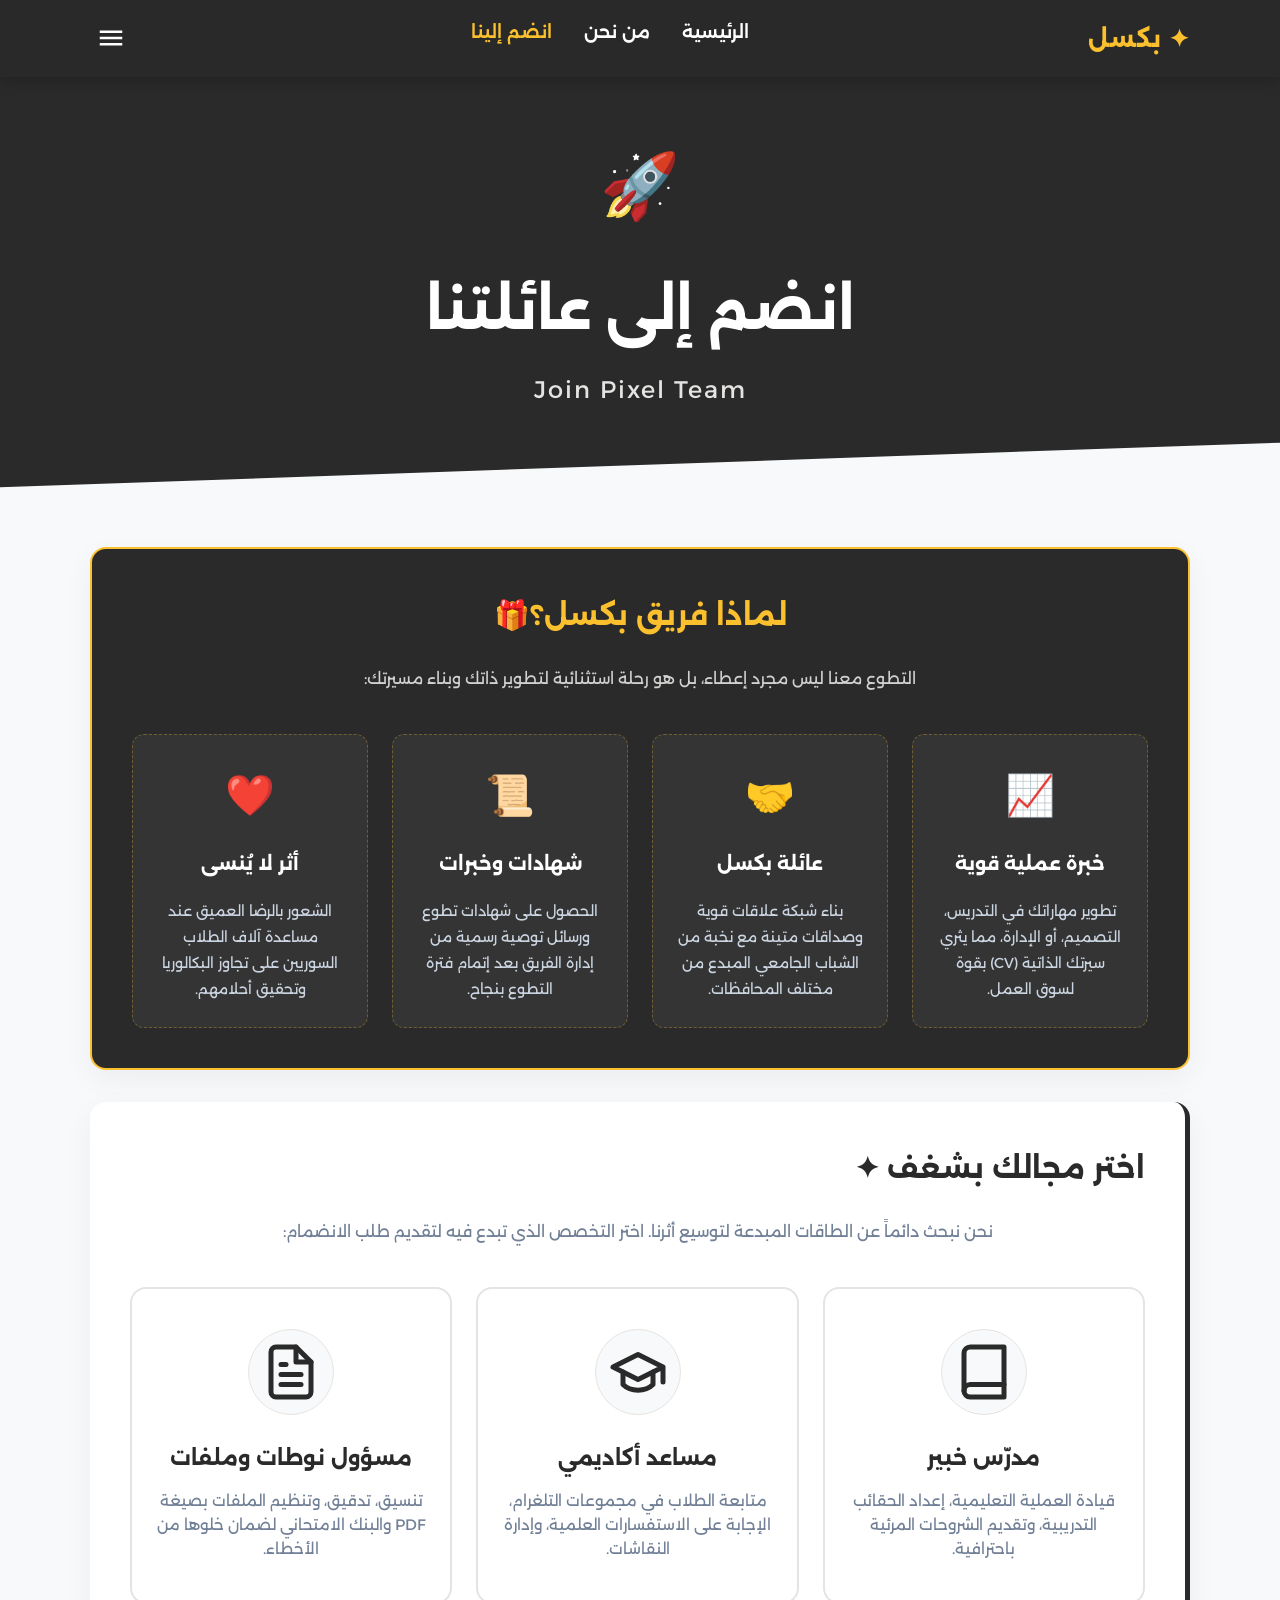
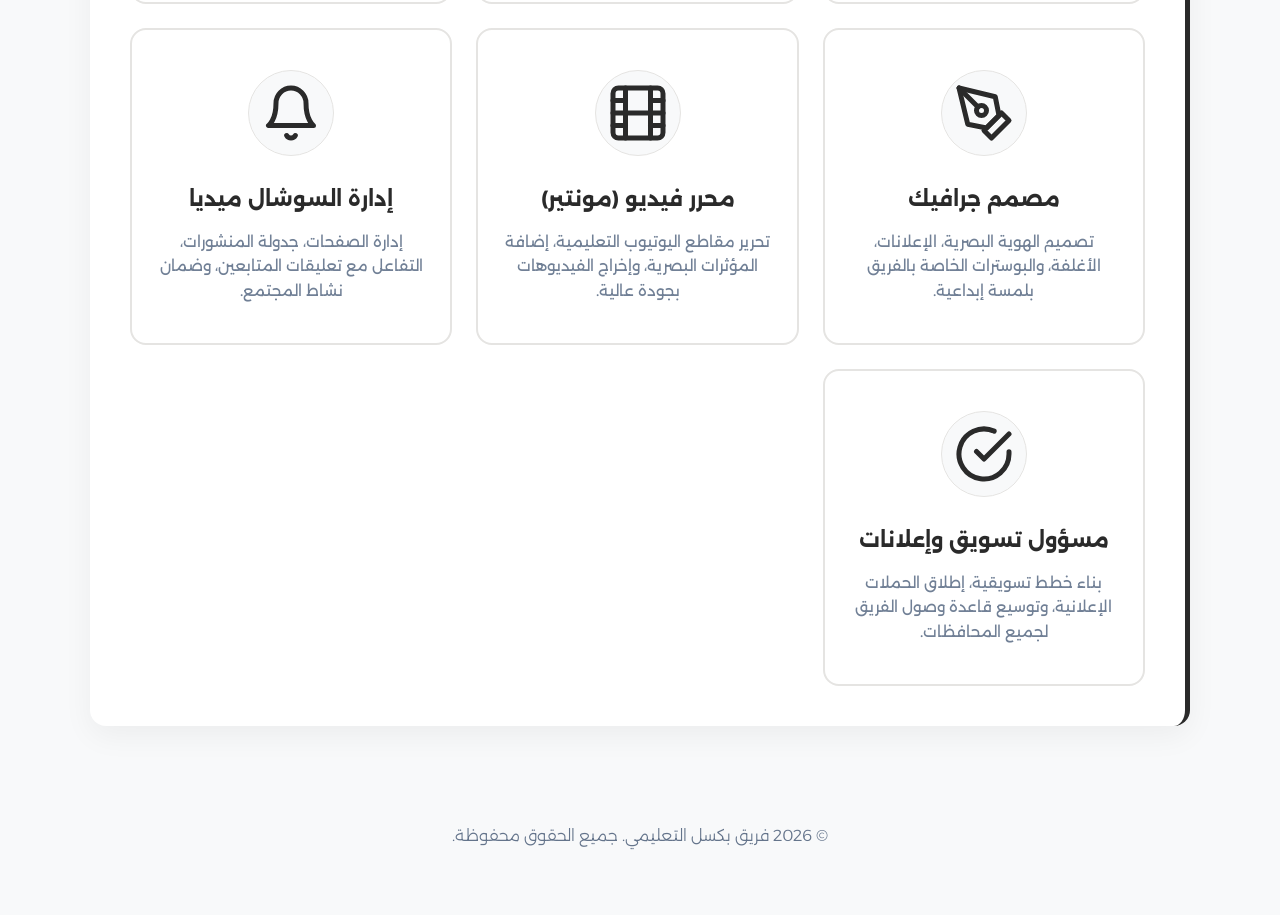
<file: join.html>
<!DOCTYPE html>
<html lang="ar" dir="rtl">
<head>
    <meta charset="UTF-8">
    <meta name="viewport" content="width=device-width, initial-scale=1.0">
    <title>انضم إلينا | فريق بكسل التعليمي</title>
    <link href="https://fonts.googleapis.com/css2?family=Alexandria:wght@300;400;600;700&display=swap" rel="stylesheet">
    <link rel="stylesheet" href="style.css">
</head>
<body>

    <nav class="top-nav">
        <div class="nav-container">
            <a href="index.html" class="nav-logo">✦ بكسل</a>
            
            <ul class="nav-links">
                <li><a href="index.html">الرئيسية</a></li>
                <li><a href="about.html">من نحن</a></li>
                <li><a href="join.html" class="active">انضم إلينا</a></li>
            </ul>

            <button id="menu-toggle" class="menu-toggle" aria-label="فتح القائمة">
                <svg viewBox="0 0 24 24" width="30" height="30" fill="currentColor">
                    <path d="M3 6h18v2H3V6m0 5h18v2H3v-2m0 5h18v2H3v-2z"/>
                </svg>
            </button>
        </div>
    </nav>

    <header class="hero">
        <div class="hero-content fade-in">
            <div class="sparkle-logo">🚀</div> 
            <h1>انضم إلى عائلتنا</h1>
            <p class="subtitle">Join Pixel Team</p>
        </div>
    </header>

    <div class="container">
        <section class="card fade-in" style="background-color: var(--pixel-dark); color: var(--pixel-white); border: 2px solid var(--pixel-yellow);">
            <h2 style="color: var(--pixel-yellow); border-bottom: none; text-align: center; justify-content: center;"> لماذا فريق بكسل؟🎁</h2>
            <p style="text-align: center; color: var(--pixel-platinum); margin-bottom: 2.5rem; opacity: 0.9;">التطوع معنا ليس مجرد إعطاء، بل هو رحلة استثنائية لتطوير ذاتك وبناء مسيرتك:</p>
            
            <div class="perks-grid">
                <div class="perk-box">
                    <div class="perk-icon">📈</div>
                    <h3 style="color: var(--pixel-white); margin-top: 0;">خبرة عملية قوية</h3>
                    <p style="color: #cbd5e1; font-size: 0.9rem; margin: 0;">تطوير مهاراتك في التدريس، التصميم، أو الإدارة، مما يثري سيرتك الذاتية (CV) بقوة لسوق العمل.</p>
                </div>
                
                <div class="perk-box">
                    <div class="perk-icon">🤝</div>
                    <h3 style="color: var(--pixel-white); margin-top: 0;">عائلة بكسل</h3>
                    <p style="color: #cbd5e1; font-size: 0.9rem; margin: 0;">بناء شبكة علاقات قوية وصداقات متينة مع نخبة من الشباب الجامعي المبدع من مختلف المحافظات.</p>
                </div>
                
                <div class="perk-box">
                    <div class="perk-icon">📜</div>
                    <h3 style="color: var(--pixel-white); margin-top: 0;">شهادات وخبرات</h3>
                    <p style="color: #cbd5e1; font-size: 0.9rem; margin: 0;">الحصول على شهادات تطوع ورسائل توصية رسمية من إدارة الفريق بعد إتمام فترة التطوع بنجاح.</p>
                </div>
                
                <div class="perk-box">
                    <div class="perk-icon">❤️</div>
                    <h3 style="color: var(--pixel-white); margin-top: 0;">أثر لا يُنسى</h3>
                    <p style="color: #cbd5e1; font-size: 0.9rem; margin: 0;">الشعور بالرضا العميق عند مساعدة آلاف الطلاب السوريين على تجاوز البكالوريا وتحقيق أحلامهم.</p>
                </div>
            </div>
        </section>
        
        <section class="card fade-in">
            <h2>اختر مجالك بشغف ✦</h2>
            <p style="margin-bottom: 2.5rem; color: #718096; text-align: center;">نحن نبحث دائماً عن الطاقات المبدعة لتوسيع أثرنا. اختر التخصص الذي تبدع فيه لتقديم طلب الانضمام:</p>
            
            <div class="roles-grid">
                
                <a href="https://docs.google.com/forms/d/e/1FAIpQLSfvYcJdTO8HKEzgAwvwebCTDpLpVhUL18pAqGaLjcQ41zp5AQ/viewform?usp=header" target="_blank" class="role-card" style="--neon-color: #FBC02D;">
                    <div class="role-icon">
                        <svg viewBox="0 0 24 24" fill="none" stroke="currentColor" stroke-width="2" stroke-linecap="round" stroke-linejoin="round"><path d="M4 19.5A2.5 2.5 0 0 1 6.5 17H20"></path><path d="M6.5 2H20v20H6.5A2.5 2.5 0 0 1 4 19.5v-15A2.5 2.5 0 0 1 6.5 2z"></path></svg>
                    </div>
                    <h3>مدرّس خبير</h3>
                    <p>قيادة العملية التعليمية، إعداد الحقائب التدريبية، وتقديم الشروحات المرئية باحترافية.</p>
                </a>

                <a href="https://docs.google.com/forms/d/e/1FAIpQLSfRJ_ROyDlWHiLcNLKWJ9TOgSsL-nB_X94piXe7AMSJ8WAZeg/viewform?usp=header" target="_blank" class="role-card" style="--neon-color: #00AAEE;">
                    <div class="role-icon">
                        <svg viewBox="0 0 24 24" fill="none" stroke="currentColor" stroke-width="2" stroke-linecap="round" stroke-linejoin="round"><path d="M22 10v6M2 10l10-5 10 5-10 5z"></path><path d="M6 12v5c3 3 9 3 12 0v-5"></path></svg>
                    </div>
                    <h3>مساعد أكاديمي</h3>
                    <p>متابعة الطلاب في مجموعات التلغرام، الإجابة على الاستفسارات العلمية، وإدارة النقاشات.</p>
                </a>

                <a href="https://docs.google.com/forms/d/e/1FAIpQLSfvYcJdTO8HKEzgAwvwebCTDpLpVhUL18pAqGaLjcQ41zp5AQ/viewform?usp=header" target="_blank" class="role-card" style="--neon-color: #48bb78;">
                    <div class="role-icon">
                        <svg viewBox="0 0 24 24" fill="none" stroke="currentColor" stroke-width="2" stroke-linecap="round" stroke-linejoin="round"><path d="M14 2H6a2 2 0 0 0-2 2v16a2 2 0 0 0 2 2h12a2 2 0 0 0 2-2V8z"></path><polyline points="14 2 14 8 20 8"></polyline><line x1="16" y1="13" x2="8" y2="13"></line><line x1="16" y1="17" x2="8" y2="17"></line><polyline points="10 9 9 9 8 9"></polyline></svg>
                    </div>
                    <h3>مسؤول نوطات وملفات</h3>
                    <p>تنسيق، تدقيق، وتنظيم الملفات بصيغة PDF والبنك الامتحاني لضمان خلوها من الأخطاء.</p>
                </a>

                <a href="https://docs.google.com/forms/d/e/1FAIpQLSfvYcJdTO8HKEzgAwvwebCTDpLpVhUL18pAqGaLjcQ41zp5AQ/viewform?usp=header" target="_blank" class="role-card" style="--neon-color: #E1306C;">
                    <div class="role-icon">
                        <svg viewBox="0 0 24 24" fill="none" stroke="currentColor" stroke-width="2" stroke-linecap="round" stroke-linejoin="round"><path d="M12 19l7-7 3 3-7 7-3-3z"></path><path d="M18 13l-1.5-7.5L2 2l3.5 14.5L13 18l5-5z"></path><path d="M2 2l7.586 7.586"></path><circle cx="11" cy="11" r="2"></circle></svg>
                    </div>
                    <h3>مصمم جرافيك</h3>
                    <p>تصميم الهوية البصرية، الإعلانات، الأغلفة، والبوسترات الخاصة بالفريق بلمسة إبداعية.</p>
                </a>

                <a href="https://docs.google.com/forms/d/e/1FAIpQLSfvYcJdTO8HKEzgAwvwebCTDpLpVhUL18pAqGaLjcQ41zp5AQ/viewform?usp=header" target="_blank" class="role-card" style="--neon-color: #FF0000;">
                    <div class="role-icon">
                        <svg viewBox="0 0 24 24" fill="none" stroke="currentColor" stroke-width="2" stroke-linecap="round" stroke-linejoin="round"><rect x="2" y="2" width="20" height="20" rx="2.18" ry="2.18"></rect><line x1="7" y1="2" x2="7" y2="22"></line><line x1="17" y1="2" x2="17" y2="22"></line><line x1="2" y1="12" x2="22" y2="12"></line><line x1="2" y1="7" x2="7" y2="7"></line><line x1="2" y1="17" x2="7" y2="17"></line><line x1="17" y1="17" x2="22" y2="17"></line><line x1="17" y1="7" x2="22" y2="7"></line></svg>
                    </div>
                    <h3>محرر فيديو (مونتير)</h3>
                    <p>تحرير مقاطع اليوتيوب التعليمية، إضافة المؤثرات البصرية، وإخراج الفيديوهات بجودة عالية.</p>
                </a>

                <a href="https://docs.google.com/forms/d/e/1FAIpQLSeNhVrKlfqKCizs4EPMiFP-wcsTKWPG8eJ8kDW8r03I373UdA/viewform?usp=header" target="_blank" class="role-card" style="--neon-color: #663399;">
                    <div class="role-icon">
                        <svg viewBox="0 0 24 24" fill="none" stroke="currentColor" stroke-width="2" stroke-linecap="round" stroke-linejoin="round"><path d="M18 8A6 6 0 0 0 6 8c0 7-3 9-3 9h18s-3-2-3-9"></path><path d="M13.73 21a2 2 0 0 1-3.46 0"></path></svg>
                    </div>
                    <h3>إدارة السوشال ميديا</h3>
                    <p>إدارة الصفحات، جدولة المنشورات، التفاعل مع تعليقات المتابعين، وضمان نشاط المجتمع.</p>
                </a>

                <a href="https://docs.google.com/forms/d/e/1FAIpQLSeNhVrKlfqKCizs4EPMiFP-wcsTKWPG8eJ8kDW8r03I373UdA/viewform?usp=header" target="_blank" class="role-card" style="--neon-color: #FF8C00;">
                    <div class="role-icon">
                        <svg viewBox="0 0 24 24" fill="none" stroke="currentColor" stroke-width="2" stroke-linecap="round" stroke-linejoin="round"><path d="M22 11.08V12a10 10 0 1 1-5.93-9.14"></path><polyline points="22 4 12 14.01 9 11.01"></polyline></svg>
                    </div>
                    <h3>مسؤول تسويق وإعلانات</h3>
                    <p>بناء خطط تسويقية، إطلاق الحملات الإعلانية، وتوسيع قاعدة وصول الفريق لجميع المحافظات.</p>
                </a>

            </div>
        </section>
    </div>

    <footer>
        <p>© 2026 فريق بكسل التعليمي. جميع الحقوق محفوظة.</p>
    </footer>

    <div id="menu-overlay" class="menu-overlay"></div>
    <nav id="side-menu" class="side-menu">
        <button id="close-menu" class="close-menu" aria-label="إغلاق القائمة">&times;</button>
        <div class="side-menu-content">
            <h2 class="menu-title">فريق بكسل ✦</h2>
            <ul class="menu-links-side">
                <li><a href="index.html">الرئيسية</a></li>
                <li><a href="about.html">من نحن</a></li>
            </ul>
            <div class="join-us-box">
                <h3>انضم إلينا</h3>
                <p>هل تمتلك الشغف للتدريس ومساعدة الطلاب؟ كن جزءاً من عائلتنا وساهم في بناء جيل متفوق.</p>
                <a href="join.html" class="join-btn">تطوع معنا الآن</a>
            </div>
        </div>
    </nav>

    <script src="script.js"></script>
</body>
</html>
</file>
<file: style.css>
/* style.css (Main Hub) */
@import url('variables.css');
@import url('base.css');
@import url('layout.css');
@import url('components.css');
@import url('navigation.css');
@import url('sections.css');
@import url('animations.css');
</file>
